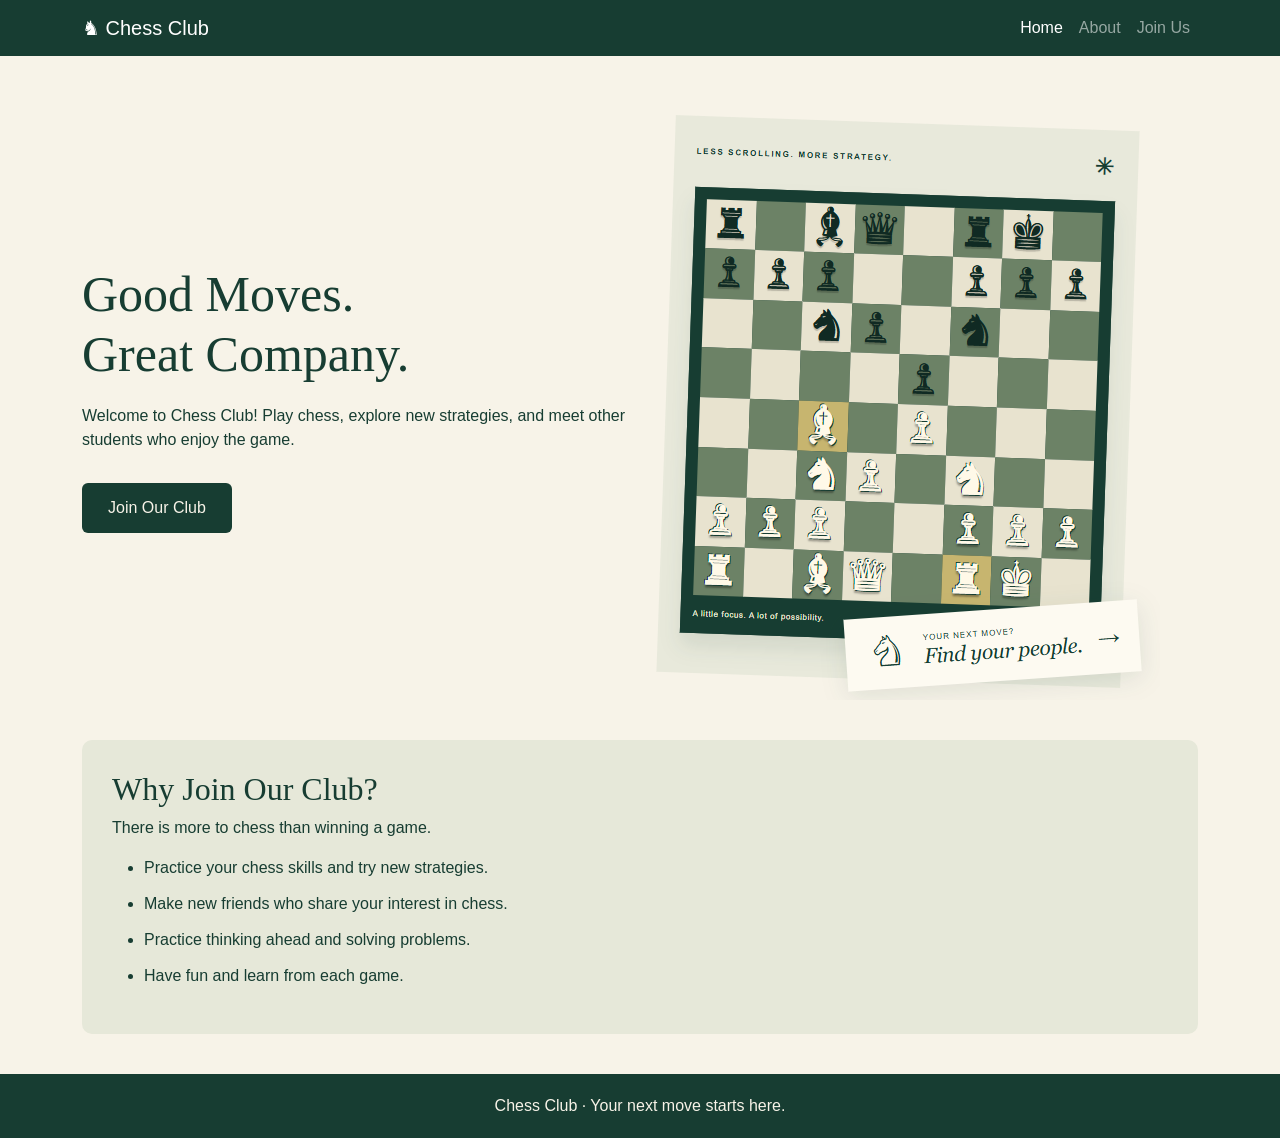
<file: index.html>
<!doctype html>
<html lang="en">
  <head>
    <meta charset="utf-8">
    <meta name="viewport" content="width=device-width, initial-scale=1">
    <title>Chess Club</title>
    <link href="https://cdn.jsdelivr.net/npm/bootstrap@5.3.9/dist/css/bootstrap.min.css" rel="stylesheet" integrity="sha384-yEPZ7jP9S0QKiUQ0m3jjsO4ProIW7wvR9gXkI7JOGa2XVsw53Yke2bsdkBbjmmiX" crossorigin="anonymous">
    <link rel="stylesheet" href="style.css">
    
  </head>

  <body>
    <nav class="navbar navbar-expand" data-bs-theme="dark">
      <div class="container">
        <a class="navbar-brand" href="index.html">♞ Chess Club</a>

        <ul class="navbar-nav">
          <li class="nav-item">
            <a class="nav-link active" href="index.html">Home</a>
          </li>
          <li class="nav-item">
            <a class="nav-link" href="about.html">About</a>
          </li>
          <li class="nav-item">
            <a class="nav-link" href="Join.html">Join Us</a>
          </li>
        </ul>
      </div>
    </nav>

    <main class="container">
      <div class="welcome">
  <div class="row align-items-center">
    <div class="col-md-6">
      <h1>Good Moves.<br>Great Company.</h1>

      <p>
        Welcome to Chess Club! Play chess, explore new
        strategies, and meet other students who enjoy the game.
      </p>

      <a href="Join.html" class="btn join-button">Join Our Club</a>
    </div>

    <div class="col-md-6">
      <img src="chessboard.png" alt="Chess Board"
           
           class="img-fluid">
    </div>
  </div>
</div>

      <div class="benefits">
        <h2>Why Join Our Club?</h2>

        <p>There is more to chess than winning a game.</p>

        <ul>
          <li>Practice your chess skills and try new strategies.</li>
          <li>Make new friends who share your interest in chess.</li>
          <li>Practice thinking ahead and solving problems.</li>
          <li>Have fun and learn from each game.</li>
        </ul>
      </div>
    </main>

    <footer>
      <p class="mb-0">Chess Club · Your next move starts here.</p>
    </footer>

    <script src="https://cdn.jsdelivr.net/npm/bootstrap@5.3.9/dist/js/bootstrap.bundle.min.js" integrity="sha384-WyOxWvTyr1QaMPfiPJSv76iReVthorl5uWlFtZPyK0IEB0hGzo9y5Bp9mYanr8Bu" crossorigin="anonymous"></script>
  </body>
</html>
</file>
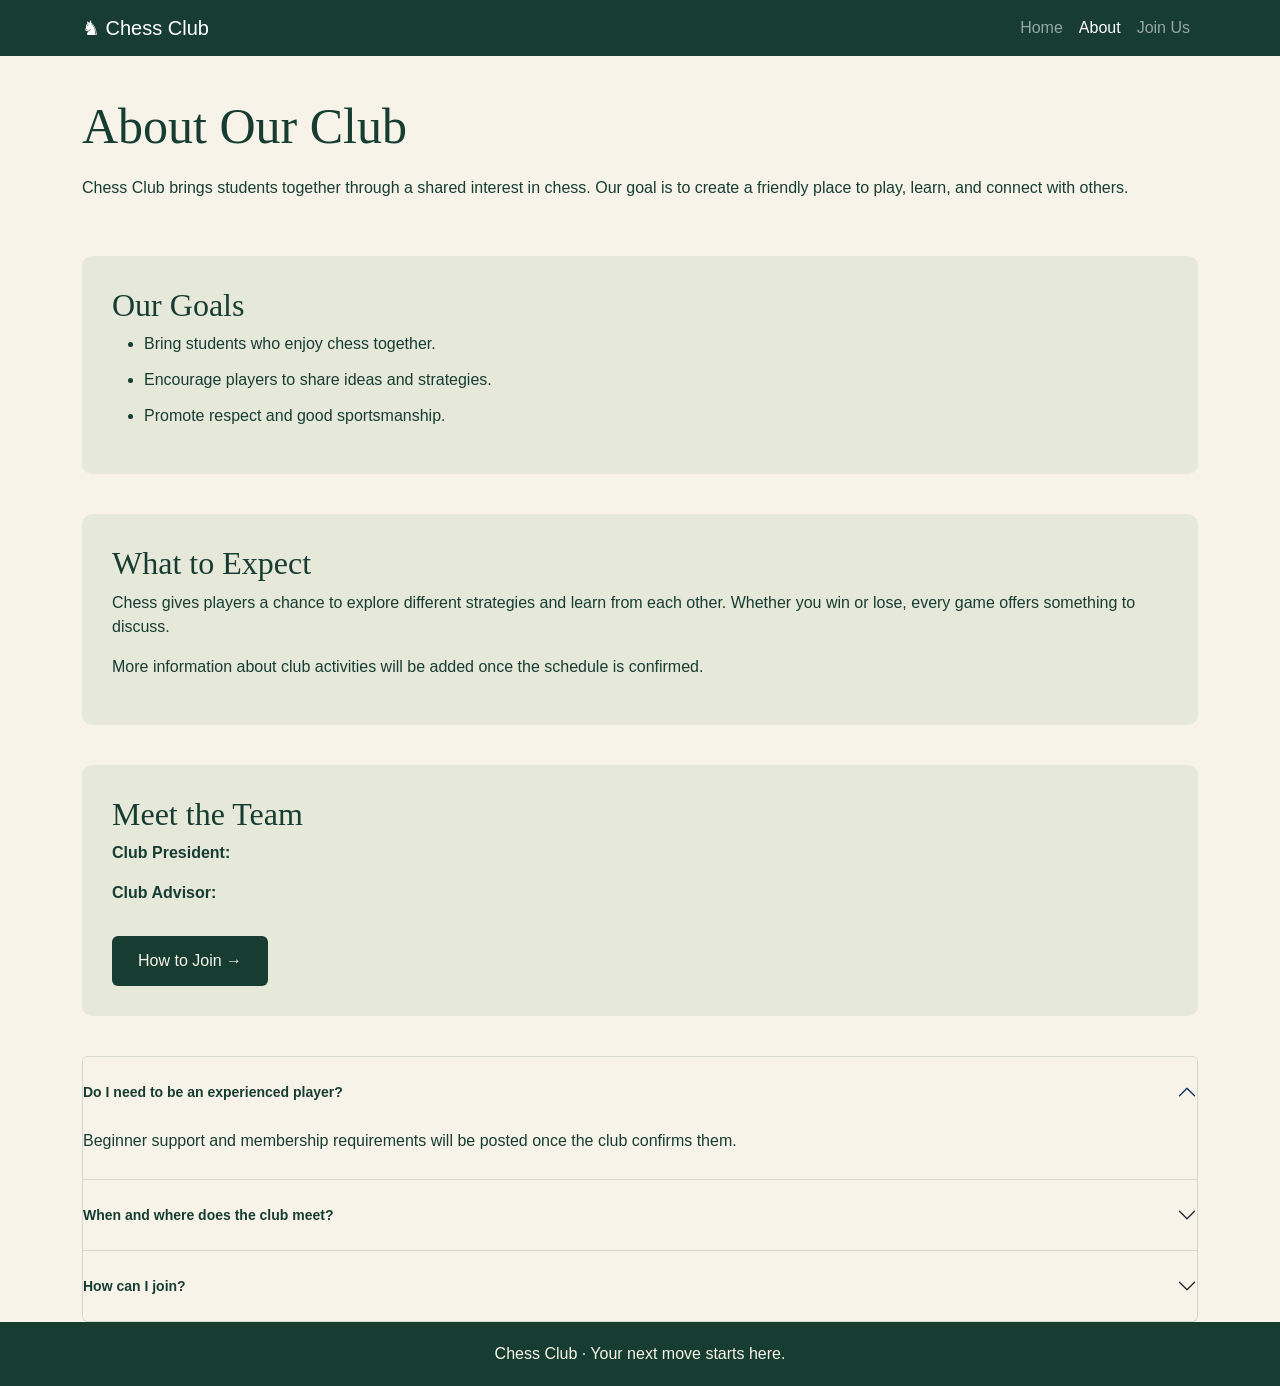
<file: about.html>
<!doctype html>
<html lang="en">
  <head>
    <meta charset="utf-8">
    <meta name="viewport" content="width=device-width, initial-scale=1">
    <title>About | Chess Club</title>

    <link href="https://cdn.jsdelivr.net/npm/bootstrap@5.3.9/dist/css/bootstrap.min.css" rel="stylesheet" integrity="sha384-yEPZ7jP9S0QKiUQ0m3jjsO4ProIW7wvR9gXkI7JOGa2XVsw53Yke2bsdkBbjmmiX" crossorigin="anonymous">
    <link rel="stylesheet" href="style.css">
  </head>

  <body>
    <nav class="navbar navbar-expand" data-bs-theme="dark">
      <div class="container">
        <a class="navbar-brand" href="index.html">♞ Chess Club</a>

        <ul class="navbar-nav">
          <li class="nav-item">
            <a class="nav-link" href="index.html">Home</a>
          </li>
          <li class="nav-item">
            <a class="nav-link active" href="about.html"
               aria-current="page">About</a>
          </li>
          <li class="nav-item">
            <a class="nav-link" href="Join.html">Join Us</a>
          </li>
        </ul>
      </div>
    </nav>

    <main class="container">
      <div class="welcome">
        <h1>About Our Club</h1>
        <p>
          Chess Club brings students together through a shared
          interest in chess. Our goal is to create a friendly
          place to play, learn, and connect with others.
        </p>
      </div>

      <div class="benefits">
        <h2>Our Goals</h2>
        <ul>
          <li>Bring students who enjoy chess together.</li>
          <li>Encourage players to share ideas and strategies.</li>
          <li>Promote respect and good sportsmanship.</li>
        </ul>
      </div>

      <div class="benefits">
        <h2>What to Expect</h2>
        <p>
          Chess gives players a chance to explore different
          strategies and learn from each other. Whether you
          win or lose, every game offers something to discuss.
        </p>
        <p>
          More information about club activities will be
          added once the schedule is confirmed.
        </p>
      </div>

      <div class="benefits">
        <h2>Meet the Team</h2>
        <p><strong>Club President:</strong> </p>
        <p><strong>Club Advisor:</strong> </p>

        <a href="Join.html" class="btn join-button">How to Join →</a>
      </div>

      <div class="accordion" id="accordionExample">
  <div class="accordion-item">
    <h2 class="accordion-header">
      <button class="accordion-button" type="button"
              data-bs-toggle="collapse" data-bs-target="#collapseOne"
              aria-expanded="true" aria-controls="collapseOne">
        Do I need to be an experienced player?
      </button>
    </h2>

    <div id="collapseOne" class="accordion-collapse collapse show"
         data-bs-parent="#accordionExample">
      <div class="accordion-body">
        Beginner support and membership requirements will be
        posted once the club confirms them.
      </div>
    </div>
  </div>

  <div class="accordion-item">
    <h2 class="accordion-header">
      <button class="accordion-button collapsed" type="button"
              data-bs-toggle="collapse" data-bs-target="#collapseTwo"
              aria-expanded="false" aria-controls="collapseTwo">
        When and where does the club meet?
      </button>
    </h2>

    <div id="collapseTwo" class="accordion-collapse collapse"
         data-bs-parent="#accordionExample">
      <div class="accordion-body">
        The meeting day, time, and location are being confirmed.
        Check back here for updates before your first visit.
      </div>
    </div>
  </div>

  <div class="accordion-item">
    <h2 class="accordion-header">
      <button class="accordion-button collapsed" type="button"
              data-bs-toggle="collapse" data-bs-target="#collapseThree"
              aria-expanded="false" aria-controls="collapseThree">
        How can I join?
      </button>
    </h2>

    <div id="collapseThree" class="accordion-collapse collapse"
         data-bs-parent="#accordionExample">
      <div class="accordion-body">
        Visit our <a href="Join.html">Join Us page</a>
        for joining information. Sign-up details will be
        added once confirmed.
      </div>
    </div>
  </div>
</div>
    </main>

    <footer>
      <p class="mb-0">Chess Club · Your next move starts here.</p>
    </footer>

    <script src="https://cdn.jsdelivr.net/npm/bootstrap@5.3.9/dist/js/bootstrap.bundle.min.js" integrity="sha384-WyOxWvTyr1QaMPfiPJSv76iReVthorl5uWlFtZPyK0IEB0hGzo9y5Bp9mYanr8Bu" crossorigin="anonymous"></script>
  </body>
</html>
</file>
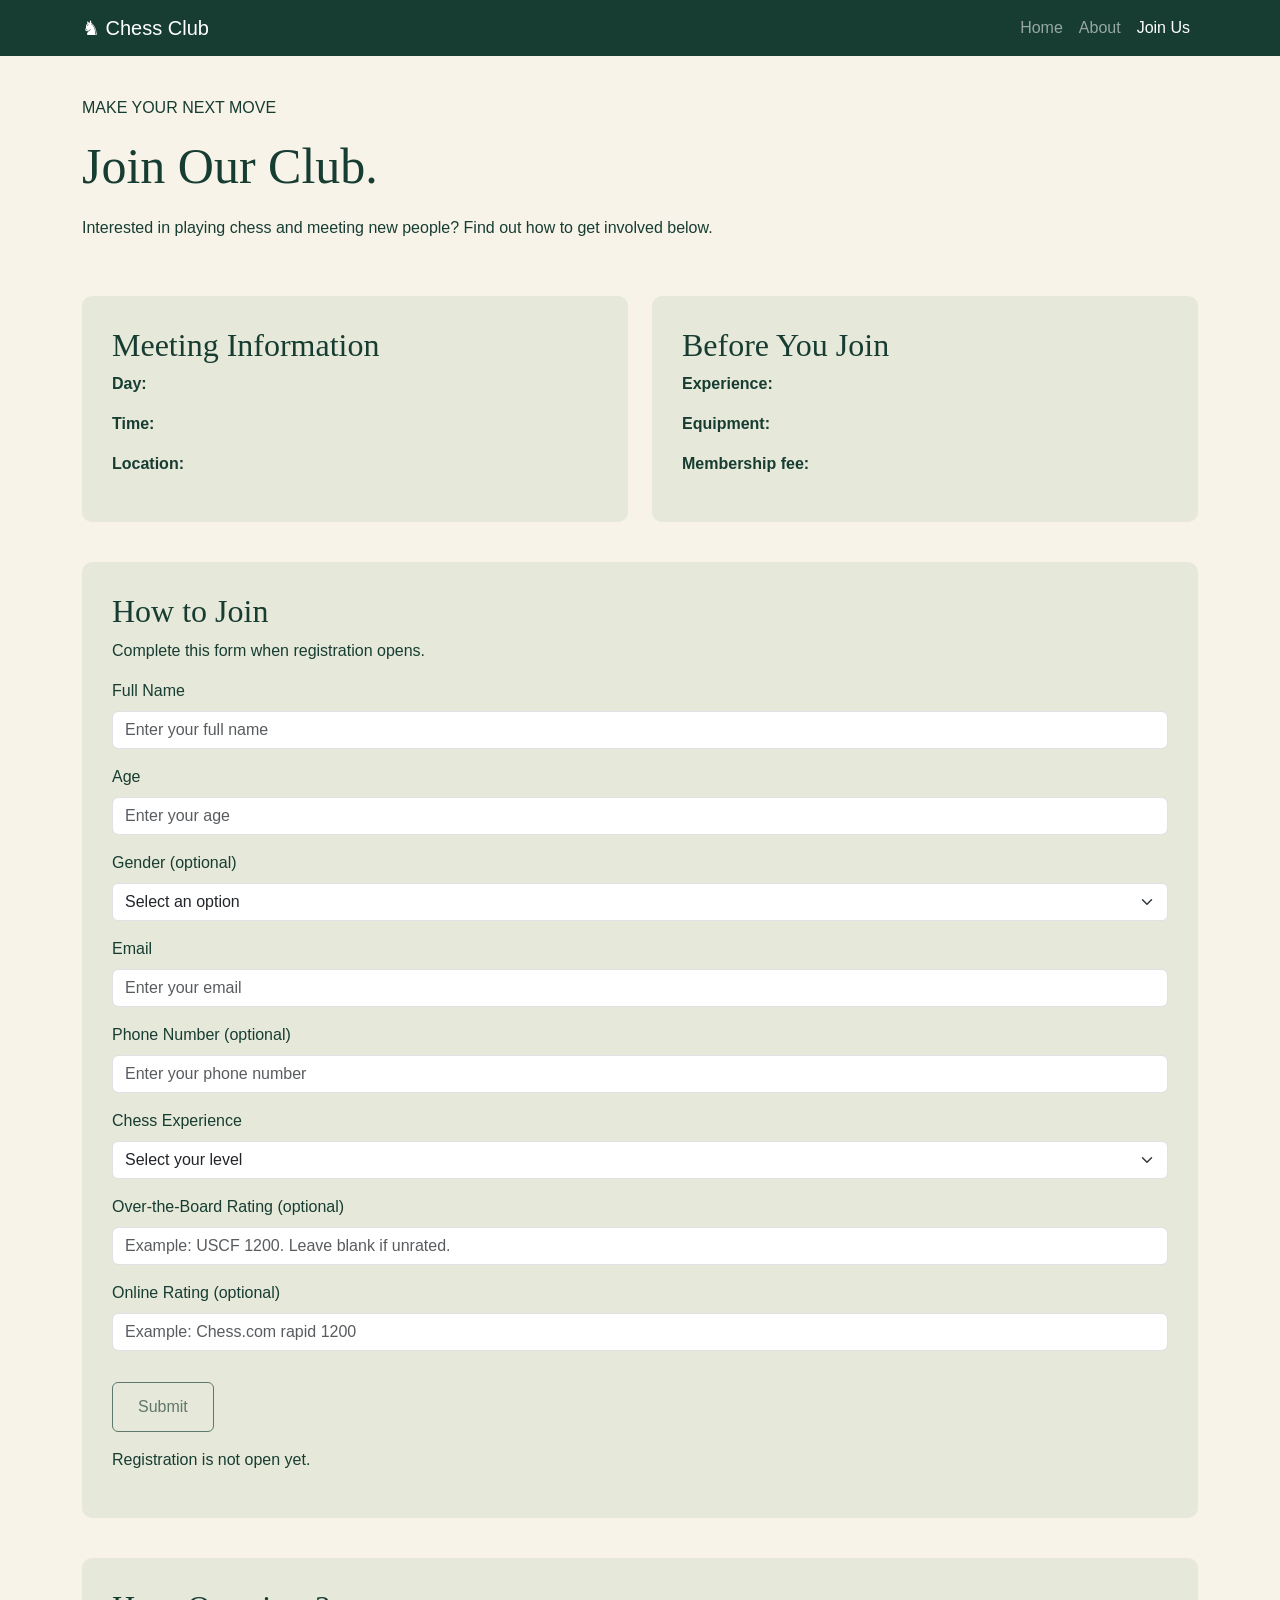
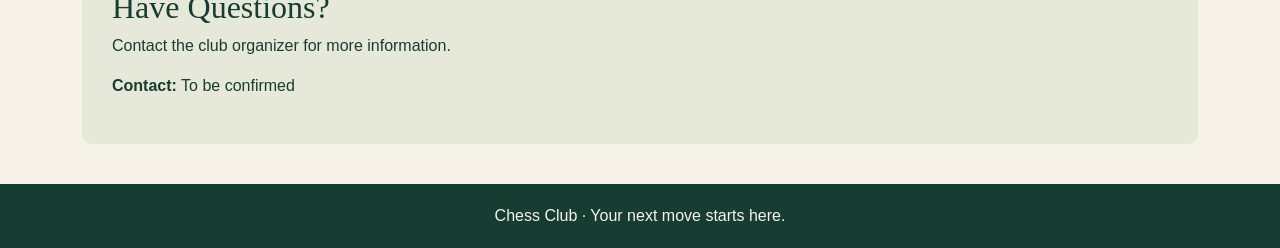
<file: Join.html>
<!doctype html>
<html lang="en">
  <head>
    <meta charset="utf-8">
    <meta name="viewport" content="width=device-width, initial-scale=1">
    <title>Join Us | Chess Club</title>

    <link href="https://cdn.jsdelivr.net/npm/bootstrap@5.3.9/dist/css/bootstrap.min.css" rel="stylesheet" integrity="sha384-yEPZ7jP9S0QKiUQ0m3jjsO4ProIW7wvR9gXkI7JOGa2XVsw53Yke2bsdkBbjmmiX" crossorigin="anonymous">
    <link rel="stylesheet" href="style.css">
  </head>

  <body>
    <nav class="navbar navbar-expand" data-bs-theme="dark">
      <div class="container">
        <a class="navbar-brand" href="index.html">♞ Chess Club</a>

        <ul class="navbar-nav">
          <li class="nav-item">
            <a class="nav-link" href="index.html">Home</a>
          </li>
          <li class="nav-item">
            <a class="nav-link" href="about.html">About</a>
          </li>
          <li class="nav-item">
            <a class="nav-link active" href="Join.html"
               aria-current="page">Join Us</a>
          </li>
        </ul>
      </div>
    </nav>

    <main class="container">
      <div class="welcome">
        <p class="small-title">MAKE YOUR NEXT MOVE</p>
        <h1>Join Our <span class="highlight">Club.</span></h1>

        <p>
          Interested in playing chess and meeting new people?
          Find out how to get involved below.
        </p>
      </div>

      <div class="row">
        <div class="col-md-6">
          <div class="benefits">
            <h2>Meeting Information</h2>
            <p><strong>Day:</strong> </p>
            <p><strong>Time:</strong> </p>
            <p><strong>Location:</strong> </p>
          </div>
        </div>

        <div class="col-md-6">
          <div class="benefits">
            <h2>Before You Join</h2>
            <p><strong>Experience:</strong> </p>
            <p><strong>Equipment:</strong> </p>
            <p><strong>Membership fee:</strong> </p>
          </div>
        </div>
      </div>

      <div class="benefits">
        <h2>How to Join</h2>
        <p>Complete this form when registration opens.</p>

        <form>
          <div class="mb-3">
            <label for="name" class="form-label">Full Name</label>
            <input type="text" class="form-control"
                   id="name" name="name"
                   placeholder="Enter your full name" required>
          </div>

          <div class="mb-3">
            <label for="age" class="form-label">Age</label>
            <input type="number" class="form-control"
                   id="age" name="age" min="1" step="1"
                   placeholder="Enter your age" required>
          </div>

          <div class="mb-3">
            <label for="gender" class="form-label">
              Gender (optional)
            </label>

            <select class="form-select" id="gender" name="gender">
              <option value="" selected>Select an option</option>
              <option value="male">Male</option>
              <option value="female">Female</option>
        
              <option value="other">Other</option>
              <option value="prefer_not_to_say">Don't want to say</option>
            </select>
          </div>

          <div class="mb-3">
  <label for="email" class="form-label">Email</label>
  <input type="email" class="form-control"
         id="email" name="email"
         placeholder="Enter your email" required>
     </div>

       <div class="mb-3">
       <label for="phone" class="form-label">
         Phone Number (optional)
     </label>
  <input type="tel" class="form-control"
         id="phone" name="phone"
         placeholder="Enter your phone number">
      </div>

     <div class="mb-3">
    <label for="experience" class="form-label">
       Chess Experience
     </label>

  <select class="form-select" id="experience"
          name="experience" required>
    <option value="" selected disabled>Select your level</option>
    <option value="new">I am new to chess</option>
    <option value="beginner">I know the basic rules</option>
    <option value="intermediate">I play regularly</option>
    <option value="experienced">I have tournament experience</option>
  </select>
</div>

<div class="mb-3">
  <label for="otb-rating" class="form-label">
    Over-the-Board Rating (optional)
  </label>
  <input type="text" class="form-control"
         id="otb-rating" name="otb_rating"
         placeholder="Example: USCF 1200. Leave blank if unrated.">
</div>

<div class="mb-3">
  <label for="online-rating" class="form-label">
    Online Rating (optional)
  </label>
  <input type="text" class="form-control"
         id="online-rating" name="online_rating"
         placeholder="Example: Chess.com rapid 1200">
</div>

          <button type="submit" class="btn join-button" disabled>
            Submit
          </button>

          <p class="mt-3">Registration is not open yet.</p>
        </form>
      </div>

      <div class="benefits">
        <h2>Have Questions?</h2>
        <p>Contact the club organizer for more information.</p>
        <p><strong>Contact:</strong> To be confirmed</p>
      </div>
    </main>

    <footer>
      <p class="mb-0">Chess Club · Your next move starts here.</p>
    </footer>

    <script src="https://cdn.jsdelivr.net/npm/bootstrap@5.3.9/dist/js/bootstrap.bundle.min.js" integrity="sha384-WyOxWvTyr1QaMPfiPJSv76iReVthorl5uWlFtZPyK0IEB0hGzo9y5Bp9mYanr8Bu" crossorigin="anonymous"></script>
  </body>
</html>
</file>
<file: style.css>
body {
        background-color: #f7f3e8;
        color: #173d32;
        font-family: Arial, sans-serif;
      }

      .navbar {
        background-color: #173d32;
      }

      .welcome {
       text-align: left;
      padding: 40px 0;
      }

      h1 {
        font-family: Georgia, serif;
        font-size: 50px;
        margin-bottom: 20px;
      }

      h2 {
        font-family: Georgia, serif;
      }

      .benefits {
        background-color: #e6e8d9;
        padding: 30px;
        border-radius: 10px;
        margin-bottom: 40px;
      }

      .benefits li {
        margin-bottom: 12px;
      }

      .join-button {
        background-color: #173d32;
        color: #f7f3e8;
        padding: 12px 25px;
        margin-top: 15px;
      }

      .join-button:hover {
        background-color: #285544;
        color: white;
      }

      footer {
        background-color: #173d32;
        color: #f7f3e8;
        text-align: center;
        padding: 20px;
      }

      html {
  height: 100%;
}

body {
  min-height: 100%;
  display: flex;
  flex-direction: column;
}

main {
  flex: 1;
}

.accordion-item {
  background-color: #f7f3e8;
  color: #173d32;
  border-color: #d5d8cb;
}

.accordion-button {
  background-color: #f7f3e8;
  color: #173d32;
  font-family: Arial, sans-serif;
  font-size: 14px;
  font-weight: bold;
  padding: 25px 0;
}

.accordion-button:not(.collapsed) {
  background-color: #f7f3e8;
  color: #173d32;
  box-shadow: none;
}

.accordion-body {
  padding: 0 0 25px;
  line-height: 1.7;
}
</file>
